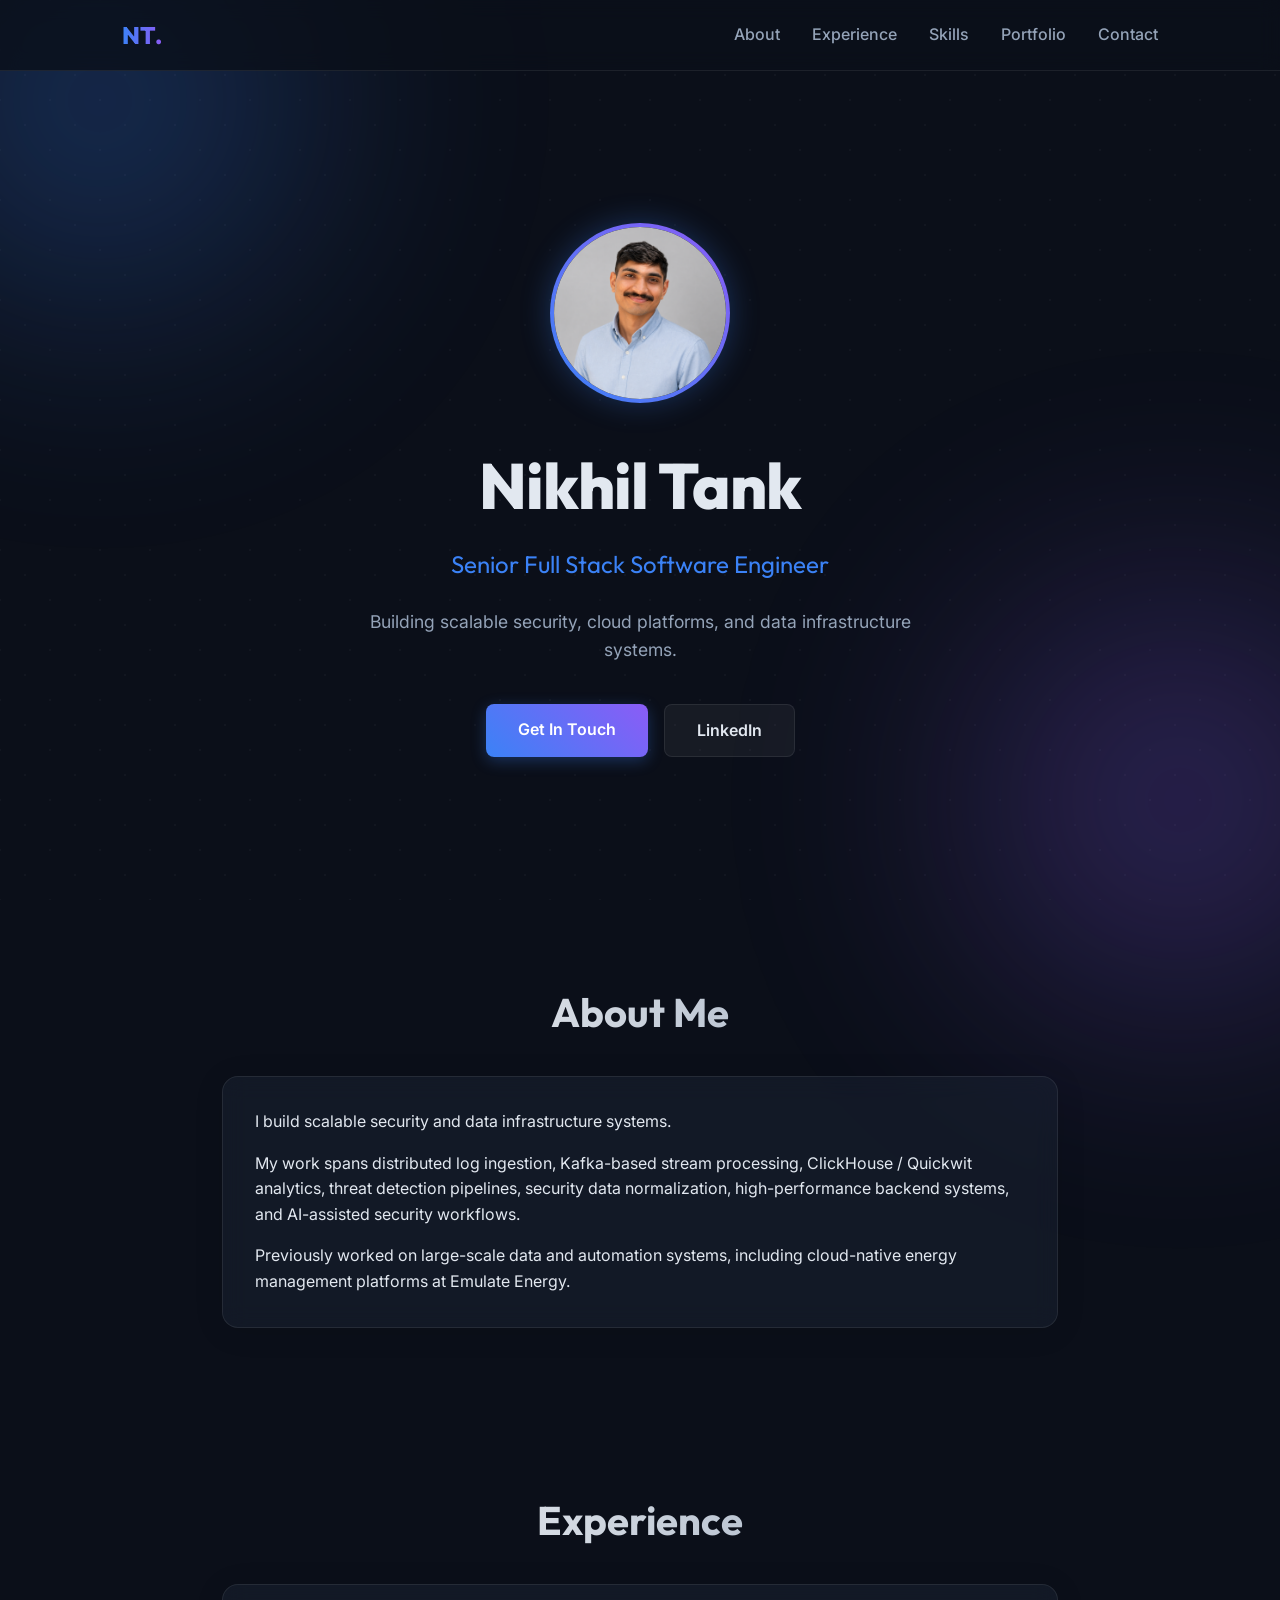
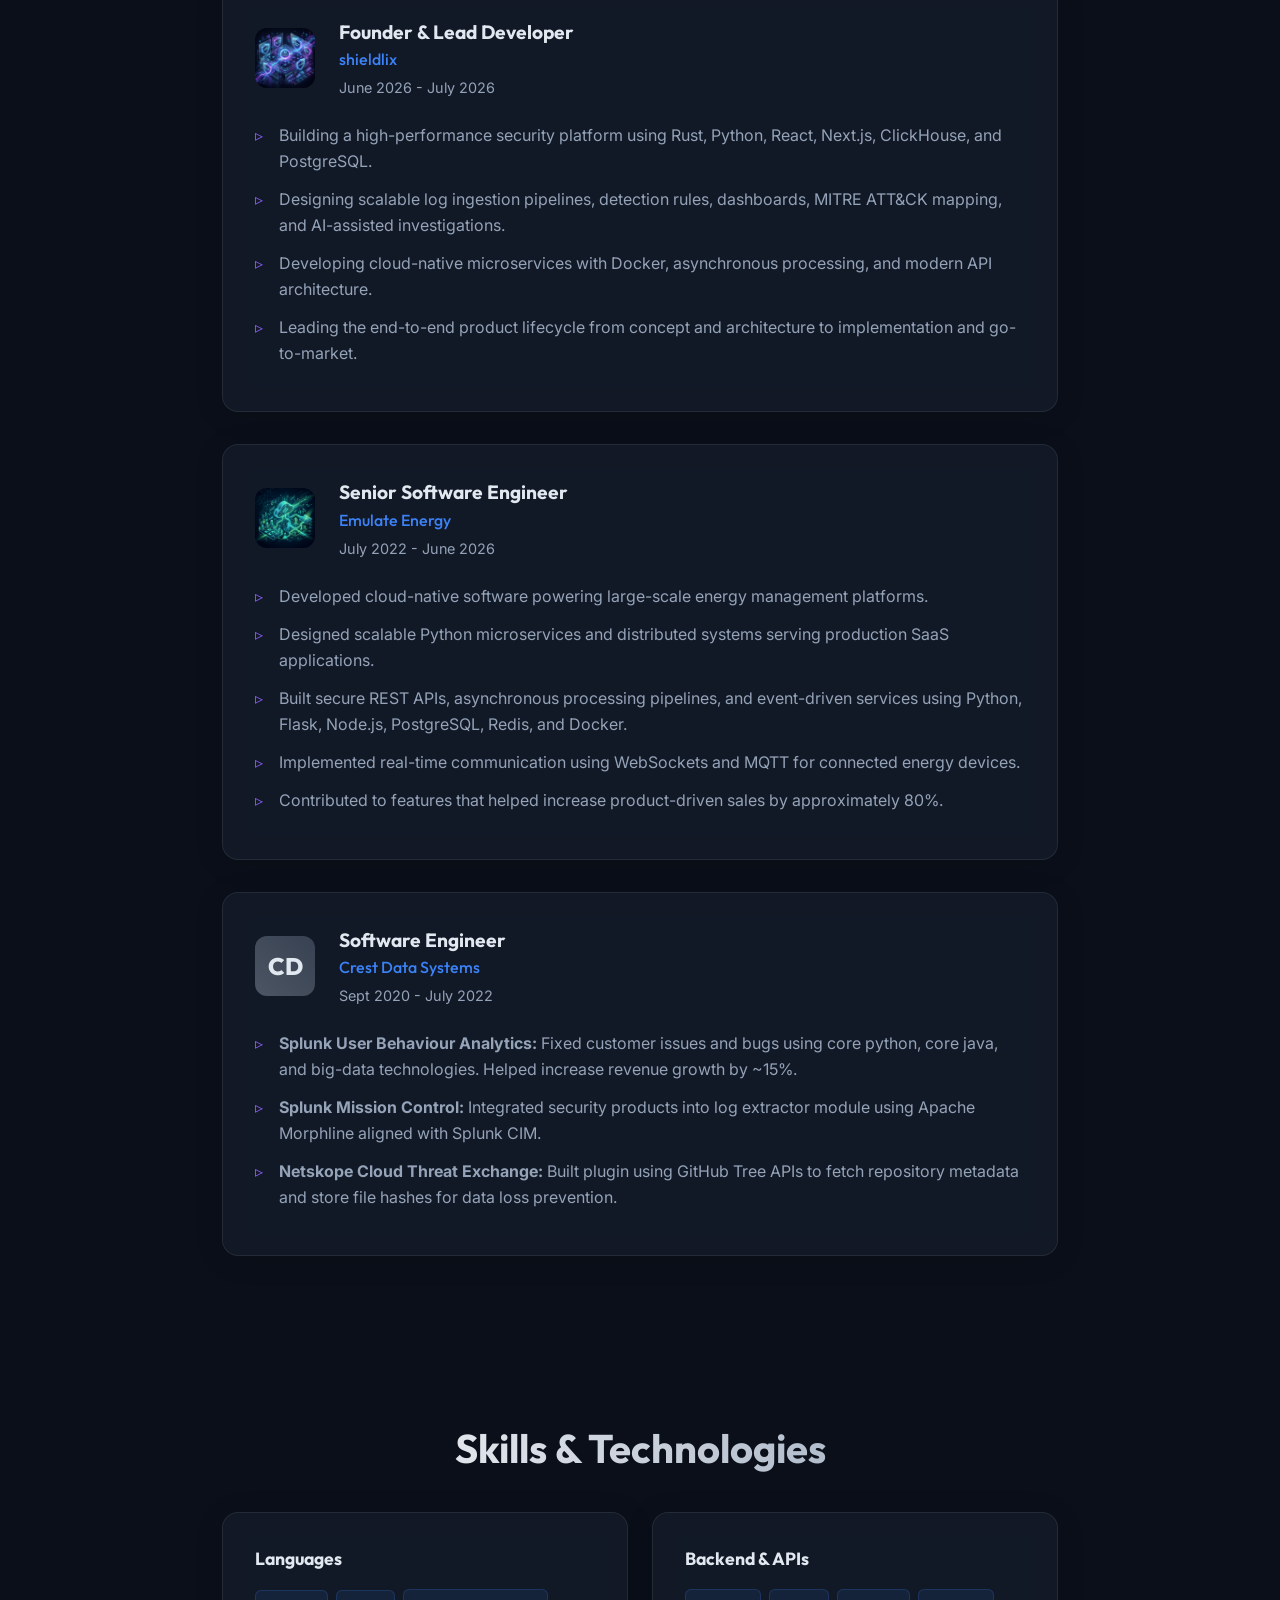
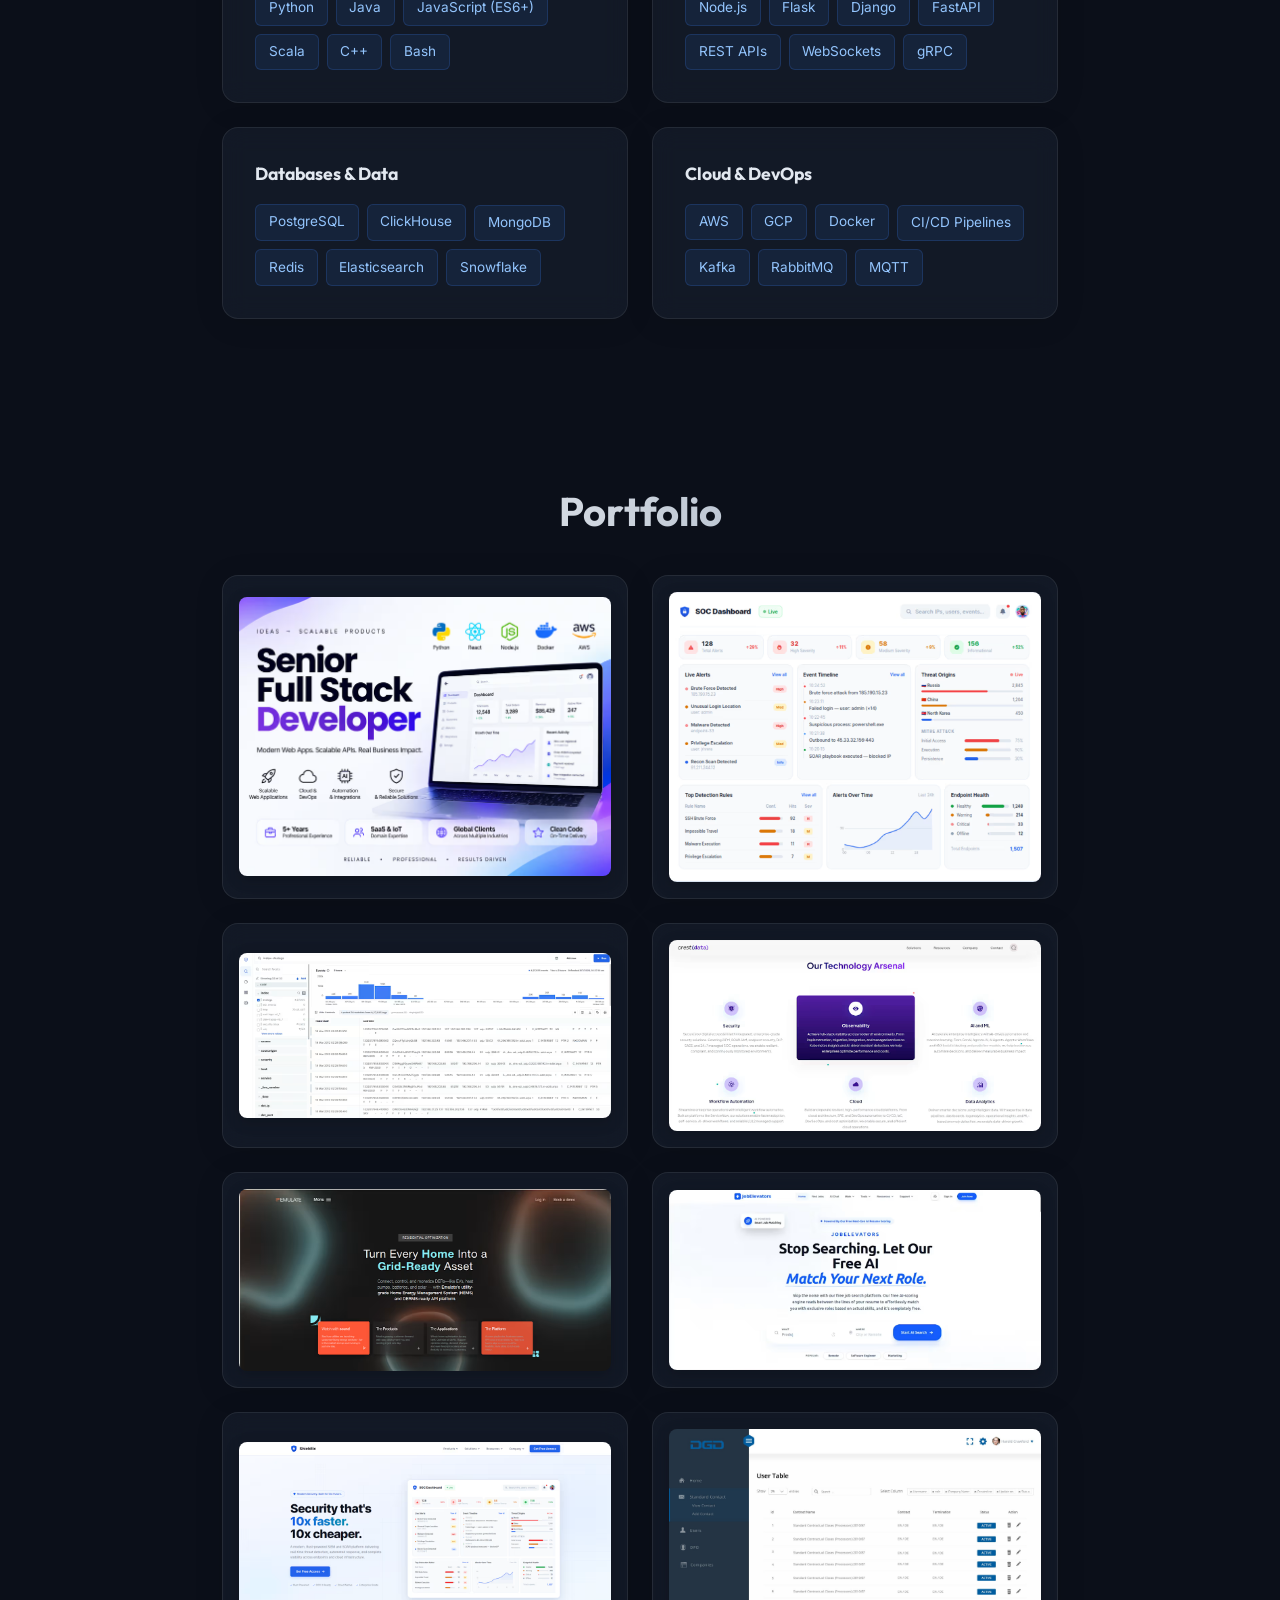
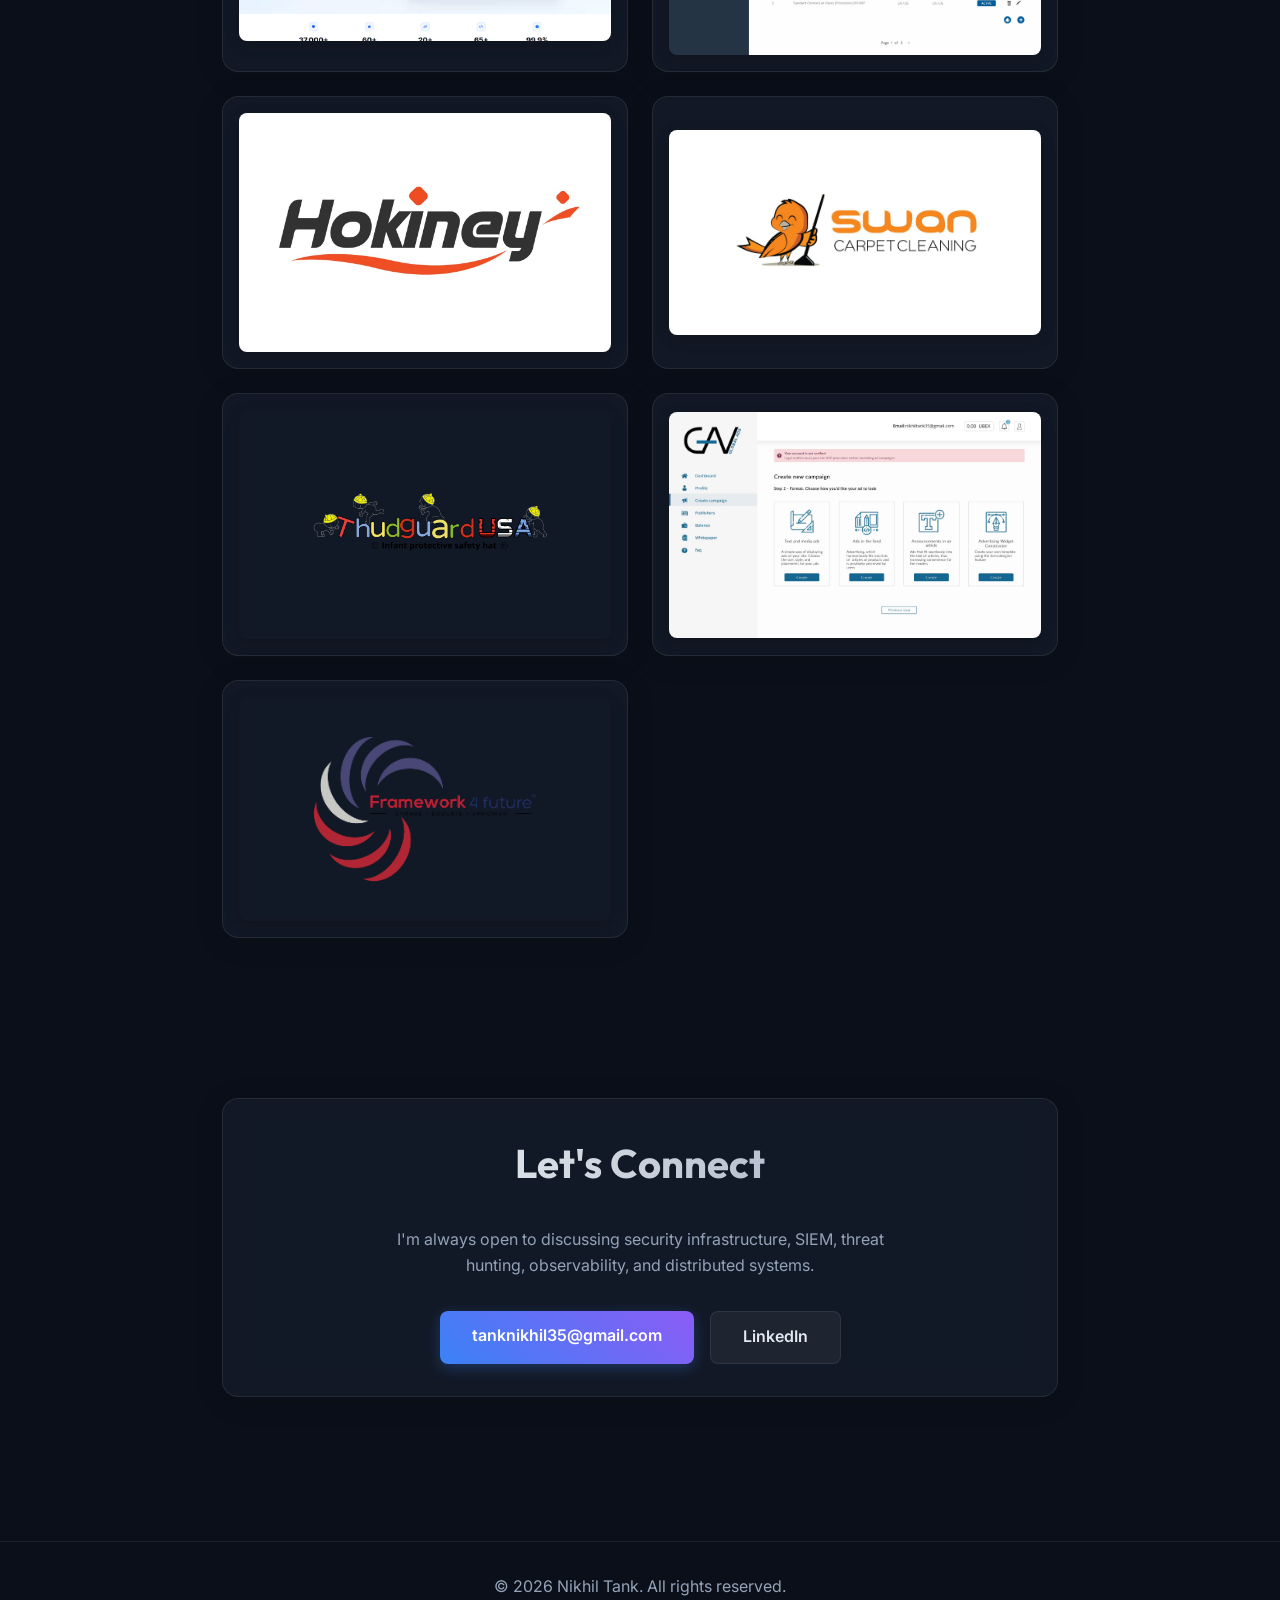
<file: index.html>
<!DOCTYPE html>
<html lang="en">

<head>
    <meta charset="UTF-8">
    <meta name="viewport" content="width=device-width, initial-scale=1.0">
    <title>Nikhil Tank | Senior Full Stack Software Engineer</title>
    <meta name="description"
        content="Portfolio of Nikhil Tank, a Senior Software Engineer specializing in scalable security, cloud platforms, and data infrastructure systems.">
    <!-- Fonts -->
    <link rel="preconnect" href="https://fonts.googleapis.com">
    <link rel="preconnect" href="https://fonts.gstatic.com" crossorigin>
    <link
        href="https://fonts.googleapis.com/css2?family=Inter:wght@300;400;500;600&family=Outfit:wght@400;600;800&display=swap"
        rel="stylesheet">
    <!-- CSS -->
    <link rel="stylesheet" href="assets/css/style.css">
</head>

<body>
    <div id="particles-background"></div>
    <div class="glow-orb top-left"></div>
    <div class="glow-orb bottom-right"></div>

    <nav class="navbar">
        <div class="nav-content">
            <a href="#" class="logo">NT.</a>
            <ul class="nav-links">
                <li><a href="#about">About</a></li>
                <li><a href="#experience">Experience</a></li>
                <li><a href="#skills">Skills</a></li>
                <li><a href="#portfolio">Portfolio</a></li>
                <li><a href="#contact">Contact</a></li>
            </ul>
        </div>
    </nav>

    <main>
        <section class="hero">
            <div class="hero-content">
                <div class="profile-img-container">
                    <img src="assets/images/avatar.png" alt="Nikhil Tank" class="profile-img">
                </div>
                <h1 class="hero-title">Nikhil Tank</h1>
                <h2 class="hero-subtitle">Senior Full Stack Software Engineer</h2>
                <p class="hero-desc">Building scalable security, cloud platforms, and data infrastructure systems.</p>
                <div class="hero-actions">
                    <a href="#contact" class="btn primary-btn">Get In Touch</a>
                    <a href="https://www.linkedin.com/in/nikhil-t-6ba240147/" target="_blank"
                        class="btn secondary-btn">LinkedIn</a>
                </div>
            </div>
        </section>

        <section id="about" class="section">
            <h2 class="section-title">About Me</h2>
            <div class="card glass-card">
                <p>I build scalable security and data infrastructure systems.</p>
                <p>My work spans distributed log ingestion, Kafka-based stream processing, ClickHouse / Quickwit
                    analytics, threat detection pipelines, security data normalization, high-performance backend
                    systems, and AI-assisted security workflows.</p>
                <p>Previously worked on large-scale data and automation systems, including cloud-native energy
                    management platforms at Emulate Energy.</p>
            </div>
        </section>

        <section id="experience" class="section">
            <h2 class="section-title">Experience</h2>
            <div class="experience-timeline">

                <!-- Shieldlix -->
                <div class="timeline-item glass-card">
                    <div class="timeline-header">
                        <img src="assets/images/shieldlix.png" alt="Shieldlix" class="company-logo">
                        <div>
                            <h3 class="job-title">Founder & Lead Developer</h3>
                            <h4 class="company-name">shieldlix</h4>
                            <span class="job-date">June 2026 - July 2026</span>
                        </div>
                    </div>
                    <ul class="job-desc">
                        <li>Building a high-performance security platform using Rust, Python, React, Next.js,
                            ClickHouse, and PostgreSQL.</li>
                        <li>Designing scalable log ingestion pipelines, detection rules, dashboards, MITRE ATT&CK
                            mapping, and AI-assisted investigations.</li>
                        <li>Developing cloud-native microservices with Docker, asynchronous processing, and modern API
                            architecture.</li>
                        <li>Leading the end-to-end product lifecycle from concept and architecture to implementation and
                            go-to-market.</li>
                    </ul>
                </div>

                <!-- Emulate Energy -->
                <div class="timeline-item glass-card">
                    <div class="timeline-header">
                        <img src="assets/images/emulate.png" alt="Emulate Energy" class="company-logo">
                        <div>
                            <h3 class="job-title">Senior Software Engineer</h3>
                            <h4 class="company-name">Emulate Energy</h4>
                            <span class="job-date">July 2022 - June 2026</span>
                        </div>
                    </div>
                    <ul class="job-desc">
                        <li>Developed cloud-native software powering large-scale energy management platforms.</li>
                        <li>Designed scalable Python microservices and distributed systems serving production SaaS
                            applications.</li>
                        <li>Built secure REST APIs, asynchronous processing pipelines, and event-driven services using
                            Python, Flask, Node.js, PostgreSQL, Redis, and Docker.</li>
                        <li>Implemented real-time communication using WebSockets and MQTT for connected energy devices.
                        </li>
                        <li>Contributed to features that helped increase product-driven sales by approximately 80%.</li>
                    </ul>
                </div>

                <!-- Crest Data Systems -->
                <div class="timeline-item glass-card">
                    <div class="timeline-header">
                        <div class="company-logo fallback-logo">CD</div>
                        <div>
                            <h3 class="job-title">Software Engineer</h3>
                            <h4 class="company-name">Crest Data Systems</h4>
                            <span class="job-date">Sept 2020 - July 2022</span>
                        </div>
                    </div>
                    <ul class="job-desc">
                        <li><strong>Splunk User Behaviour Analytics:</strong> Fixed customer issues and bugs using core
                            python, core java, and big-data technologies. Helped increase revenue growth by ~15%.</li>
                        <li><strong>Splunk Mission Control:</strong> Integrated security products into log extractor
                            module using Apache Morphline aligned with Splunk CIM.</li>
                        <li><strong>Netskope Cloud Threat Exchange:</strong> Built plugin using GitHub Tree APIs to
                            fetch repository metadata and store file hashes for data loss prevention.</li>
                    </ul>
                </div>
            </div>
        </section>

        <section id="skills" class="section">
            <h2 class="section-title">Skills & Technologies</h2>
            <div class="skills-grid">
                <div class="skill-category glass-card">
                    <h3>Languages</h3>
                    <div class="skill-tags">
                        <span>Python</span><span>Java</span><span>JavaScript
                            (ES6+)</span><span>Scala</span><span>C++</span><span>Bash</span>
                    </div>
                </div>
                <div class="skill-category glass-card">
                    <h3>Backend & APIs</h3>
                    <div class="skill-tags">
                        <span>Node.js</span><span>Flask</span><span>Django</span><span>FastAPI</span><span>REST
                            APIs</span><span>WebSockets</span><span>gRPC</span>
                    </div>
                </div>
                <div class="skill-category glass-card">
                    <h3>Databases & Data</h3>
                    <div class="skill-tags">
                        <span>PostgreSQL</span><span>ClickHouse</span><span>MongoDB</span><span>Redis</span><span>Elasticsearch</span><span>Snowflake</span>
                    </div>
                </div>
                <div class="skill-category glass-card">
                    <h3>Cloud & DevOps</h3>
                    <div class="skill-tags">
                        <span>AWS</span><span>GCP</span><span>Docker</span><span>CI/CD
                            Pipelines</span><span>Kafka</span><span>RabbitMQ</span><span>MQTT</span>
                    </div>
                </div>
            </div>
        </section>

        <section id="portfolio" class="section">
            <h2 class="section-title">Portfolio</h2>
            <div class="portfolio-grid" id="portfolio-container">
                <div class="portfolio-item glass-card"><img src="assets/images/portfolio/1.avif"
                        alt="Portfolio Project 1"></div>
                <div class="portfolio-item glass-card"><img src="assets/images/portfolio/2.avif"
                        alt="Portfolio Project 2"></div>
                <div class="portfolio-item glass-card"><img src="assets/images/portfolio/3.avif"
                        alt="Portfolio Project 3"></div>
                <div class="portfolio-item glass-card"><img src="assets/images/portfolio/4.avif"
                        alt="Portfolio Project 4"></div>
                <div class="portfolio-item glass-card"><img src="assets/images/portfolio/5.avif"
                        alt="Portfolio Project 5"></div>
                <div class="portfolio-item glass-card"><img src="assets/images/portfolio/6.avif"
                        alt="Portfolio Project 6"></div>
                <div class="portfolio-item glass-card"><img src="assets/images/portfolio/7.avif"
                        alt="Portfolio Project 7"></div>
                <div class="portfolio-item glass-card"><img src="assets/images/portfolio/f1.jpg"
                        alt="Freelancer Project 1"></div>
                <div class="portfolio-item glass-card"><img src="assets/images/portfolio/f2.jpg"
                        alt="Freelancer Project 2"></div>
                <div class="portfolio-item glass-card"><img src="assets/images/portfolio/f3.jpg"
                        alt="Freelancer Project 3"></div>
                <div class="portfolio-item glass-card"><img src="assets/images/portfolio/f4.png"
                        alt="Freelancer Project 4"></div>
                <div class="portfolio-item glass-card"><img src="assets/images/portfolio/f5.jpg"
                        alt="Freelancer Project 5"></div>
                <div class="portfolio-item glass-card"><img src="assets/images/portfolio/f6.png"
                        alt="Freelancer Project 6"></div>
            </div>
        </section>

        <section id="contact" class="section">
            <div class="contact-box glass-card">
                <h2 class="section-title">Let's Connect</h2>
                <p>I'm always open to discussing security infrastructure, SIEM, threat hunting, observability, and
                    distributed systems.</p>
                <div class="contact-links">
                    <a href="mailto:tanknikhil35@gmail.com" class="btn primary-btn">tanknikhil35@gmail.com</a>
                    <a href="https://www.linkedin.com/in/nikhil-t-6ba240147/" target="_blank"
                        class="btn secondary-btn">LinkedIn</a>
                </div>
            </div>
        </section>
    </main>

    <footer>
        <p>&copy; 2026 Nikhil Tank. All rights reserved.</p>
    </footer>

    <!-- Image Modal -->
    <div id="image-modal" class="modal">
        <span class="close-modal">&times;</span>
        <img class="modal-content" id="modal-image">
    </div>

    <!-- Scripts -->
    <script src="assets/js/script.js"></script>
</body>

</html>
</file>
<file: assets/css/style.css>
:root {
    --bg-color: #0b0f19;
    --text-main: #e2e8f0;
    --text-muted: #94a3b8;
    --accent-blue: #3b82f6;
    --accent-purple: #8b5cf6;
    --glass-bg: rgba(30, 41, 59, 0.4);
    --glass-border: rgba(255, 255, 255, 0.08);
}

* {
    margin: 0;
    padding: 0;
    box-sizing: border-box;
}

body {
    font-family: 'Inter', sans-serif;
    background-color: var(--bg-color);
    color: var(--text-main);
    line-height: 1.6;
    overflow-x: hidden;
}

h1, h2, h3, h4, h5, h6 {
    font-family: 'Outfit', sans-serif;
}

/* Background effects */
.glow-orb {
    position: fixed;
    width: 600px;
    height: 600px;
    border-radius: 50%;
    filter: blur(120px);
    z-index: -1;
    opacity: 0.4;
    pointer-events: none;
}

.glow-orb.top-left {
    top: -200px;
    left: -200px;
    background: radial-gradient(circle, var(--accent-blue) 0%, transparent 70%);
}

.glow-orb.bottom-right {
    bottom: -200px;
    right: -200px;
    background: radial-gradient(circle, var(--accent-purple) 0%, transparent 70%);
}

#particles-background {
    position: fixed;
    top: 0;
    left: 0;
    width: 100%;
    height: 100%;
    z-index: -2;
    pointer-events: none;
    background-image: 
        radial-gradient(rgba(255,255,255,0.03) 1px, transparent 1px),
        radial-gradient(rgba(255,255,255,0.03) 1px, transparent 1px);
    background-position: 0 0, 25px 25px;
    background-size: 50px 50px;
}

/* Glassmorphism utility */
.glass-card {
    background: var(--glass-bg);
    backdrop-filter: blur(12px);
    -webkit-backdrop-filter: blur(12px);
    border: 1px solid var(--glass-border);
    border-radius: 16px;
    padding: 2rem;
    box-shadow: 0 4px 30px rgba(0, 0, 0, 0.1);
    transition: transform 0.3s ease, border-color 0.3s ease;
}

.glass-card:hover {
    transform: translateY(-5px);
    border-color: rgba(255, 255, 255, 0.15);
}

/* Navigation */
.navbar {
    position: fixed;
    top: 0;
    width: 100%;
    padding: 1rem 0;
    z-index: 100;
    background: rgba(11, 15, 25, 0.8);
    backdrop-filter: blur(10px);
    border-bottom: 1px solid var(--glass-border);
}

.nav-content {
    max-width: 1100px;
    margin: 0 auto;
    display: flex;
    justify-content: space-between;
    align-items: center;
    padding: 0 2rem;
}

.logo {
    font-family: 'Outfit', sans-serif;
    font-size: 1.5rem;
    font-weight: 800;
    color: var(--text-main);
    text-decoration: none;
    background: linear-gradient(to right, var(--accent-blue), var(--accent-purple));
    -webkit-background-clip: text;
    -webkit-text-fill-color: transparent;
}

.nav-links {
    list-style: none;
    display: flex;
    gap: 2rem;
}

.nav-links a {
    color: var(--text-muted);
    text-decoration: none;
    font-weight: 500;
    transition: color 0.3s ease;
}

.nav-links a:hover {
    color: var(--text-main);
}

/* Layout */
main {
    max-width: 900px;
    margin: 0 auto;
    padding: 0 2rem;
}

.section {
    padding: 5rem 0;
}

.section-title {
    font-size: 2.5rem;
    margin-bottom: 2rem;
    text-align: center;
    background: linear-gradient(to right, #fff, var(--text-muted));
    -webkit-background-clip: text;
    -webkit-text-fill-color: transparent;
}

/* Hero Section */
.hero {
    min-height: 100vh;
    display: flex;
    align-items: center;
    justify-content: center;
    text-align: center;
    padding-top: 80px;
}

.profile-img-container {
    width: 180px;
    height: 180px;
    margin: 0 auto 2rem;
    border-radius: 50%;
    padding: 4px;
    background: linear-gradient(45deg, var(--accent-blue), var(--accent-purple));
    box-shadow: 0 0 30px rgba(59, 130, 246, 0.3);
}

.profile-img {
    width: 100%;
    height: 100%;
    object-fit: cover;
    border-radius: 50%;
    background-color: var(--bg-color);
}

.hero-title {
    font-size: 4rem;
    font-weight: 800;
    margin-bottom: 0.5rem;
    letter-spacing: -1px;
}

.hero-subtitle {
    font-size: 1.5rem;
    color: var(--accent-blue);
    font-weight: 400;
    margin-bottom: 1.5rem;
}

.hero-desc {
    font-size: 1.1rem;
    color: var(--text-muted);
    max-width: 600px;
    margin: 0 auto 2.5rem;
}

.hero-actions {
    display: flex;
    gap: 1rem;
    justify-content: center;
}

.btn {
    padding: 0.8rem 2rem;
    border-radius: 8px;
    font-weight: 600;
    text-decoration: none;
    transition: all 0.3s ease;
    cursor: pointer;
    display: inline-block;
}

.primary-btn {
    background: linear-gradient(45deg, var(--accent-blue), var(--accent-purple));
    color: white;
    box-shadow: 0 4px 15px rgba(59, 130, 246, 0.3);
}

.primary-btn:hover {
    box-shadow: 0 6px 20px rgba(59, 130, 246, 0.5);
    transform: translateY(-2px);
}

.secondary-btn {
    background: rgba(255, 255, 255, 0.05);
    color: var(--text-main);
    border: 1px solid var(--glass-border);
}

.secondary-btn:hover {
    background: rgba(255, 255, 255, 0.1);
    transform: translateY(-2px);
}

/* About */
#about p {
    margin-bottom: 1rem;
}
#about p:last-child {
    margin-bottom: 0;
}

/* Experience */
.experience-timeline {
    display: flex;
    flex-direction: column;
    gap: 2rem;
}

.timeline-item {
    position: relative;
}

.timeline-header {
    display: flex;
    align-items: center;
    gap: 1.5rem;
    margin-bottom: 1.5rem;
}

.company-logo {
    width: 60px;
    height: 60px;
    border-radius: 12px;
    object-fit: cover;
    background: rgba(255,255,255,0.05);
}

.fallback-logo {
    display: flex;
    align-items: center;
    justify-content: center;
    font-family: 'Outfit', sans-serif;
    font-weight: 800;
    font-size: 1.5rem;
    background: linear-gradient(45deg, #4b5563, #374151);
}

.job-title {
    font-size: 1.2rem;
    color: var(--text-main);
}

.company-name {
    font-size: 1rem;
    color: var(--accent-blue);
    font-weight: 500;
}

.job-date {
    display: block;
    font-size: 0.9rem;
    color: var(--text-muted);
    margin-top: 0.2rem;
}

.job-desc {
    list-style: none;
}

.job-desc li {
    position: relative;
    padding-left: 1.5rem;
    margin-bottom: 0.8rem;
    color: var(--text-muted);
}

.job-desc li::before {
    content: '▹';
    position: absolute;
    left: 0;
    color: var(--accent-purple);
}

/* Skills */
.skills-grid {
    display: grid;
    grid-template-columns: repeat(auto-fit, minmax(300px, 1fr));
    gap: 1.5rem;
}

.skill-category h3 {
    margin-bottom: 1rem;
    font-size: 1.1rem;
    color: var(--text-main);
}

.skill-tags {
    display: flex;
    flex-wrap: wrap;
    gap: 0.5rem;
}

.skill-tags span {
    background: rgba(59, 130, 246, 0.1);
    color: #93c5fd;
    padding: 0.4rem 0.8rem;
    border-radius: 6px;
    font-size: 0.85rem;
    border: 1px solid rgba(59, 130, 246, 0.2);
}

/* Contact */
.contact-box {
    text-align: center;
}

.contact-box p {
    color: var(--text-muted);
    margin-bottom: 2rem;
    max-width: 500px;
    margin-left: auto;
    margin-right: auto;
}

.contact-links {
    display: flex;
    justify-content: center;
    gap: 1rem;
}

/* Portfolio */
.portfolio-grid {
    display: grid;
    grid-template-columns: repeat(auto-fit, minmax(280px, 1fr));
    gap: 1.5rem;
}

.portfolio-item {
    padding: 1rem;
    display: flex;
    justify-content: center;
    align-items: center;
}

.portfolio-item img {
    width: 100%;
    height: auto;
    border-radius: 8px;
    object-fit: cover;
    box-shadow: 0 4px 15px rgba(0,0,0,0.2);
    transition: transform 0.3s ease;
    cursor: pointer;
}

.portfolio-item:hover img {
    transform: scale(1.02);
}

/* Image Modal */
.modal {
    display: none;
    position: fixed;
    z-index: 1000;
    left: 0;
    top: 0;
    width: 100%;
    height: 100%;
    background-color: rgba(11, 15, 25, 0.95);
    backdrop-filter: blur(10px);
    justify-content: center;
    align-items: center;
}

.modal-content {
    max-width: 90%;
    max-height: 90vh;
    border-radius: 8px;
    box-shadow: 0 0 30px rgba(0,0,0,0.5);
    animation: zoomIn 0.3s ease;
}

@keyframes zoomIn {
    from {transform: scale(0.9); opacity: 0;}
    to {transform: scale(1); opacity: 1;}
}

.close-modal {
    position: absolute;
    top: 20px;
    right: 35px;
    color: #f1f1f1;
    font-size: 40px;
    font-weight: bold;
    cursor: pointer;
    transition: 0.3s;
    z-index: 1001;
}

.close-modal:hover,
.close-modal:focus {
    color: var(--accent-blue);
    text-decoration: none;
}

/* Footer */
footer {
    text-align: center;
    padding: 2rem;
    color: var(--text-muted);
    border-top: 1px solid var(--glass-border);
    margin-top: 4rem;
}

/* Responsive */
@media (max-width: 768px) {
    .hero-title {
        font-size: 3rem;
    }
    .nav-links {
        display: none;
    }
    .contact-links {
        flex-direction: column;
    }
}
</file>
